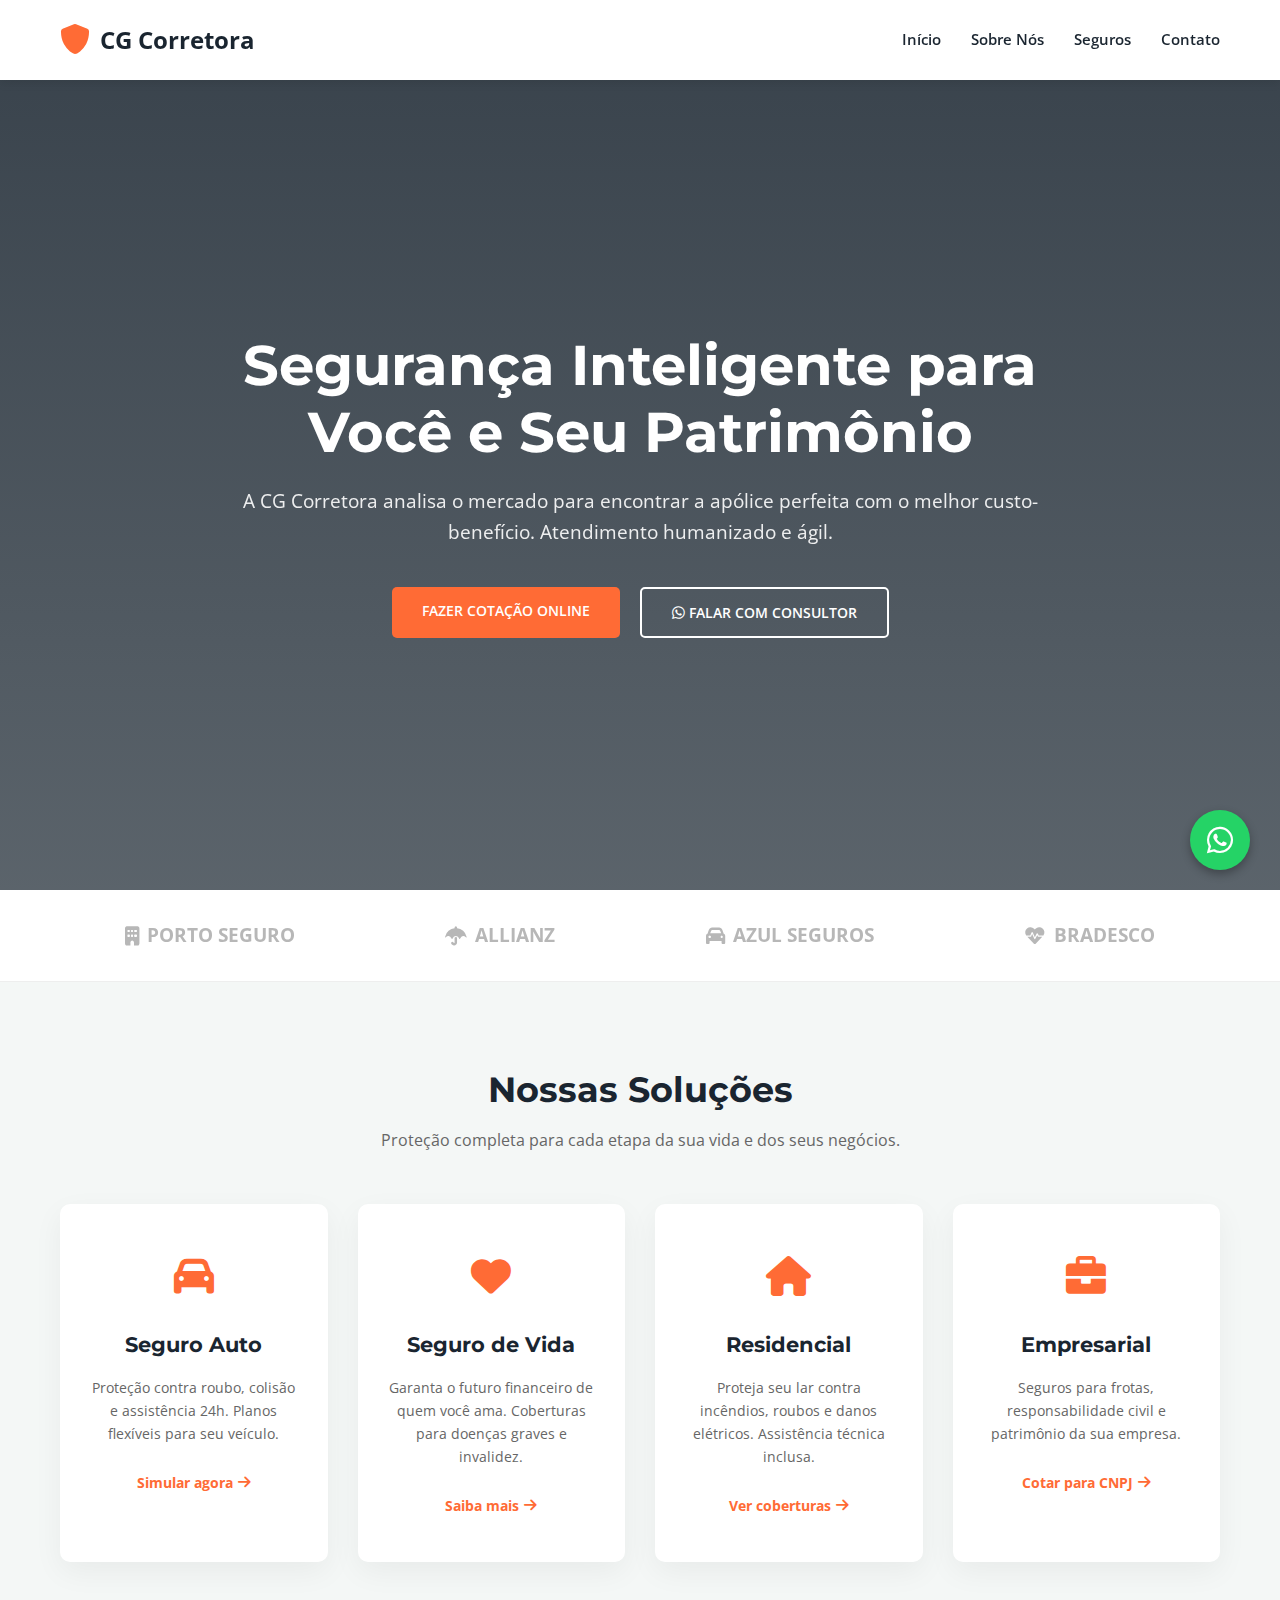
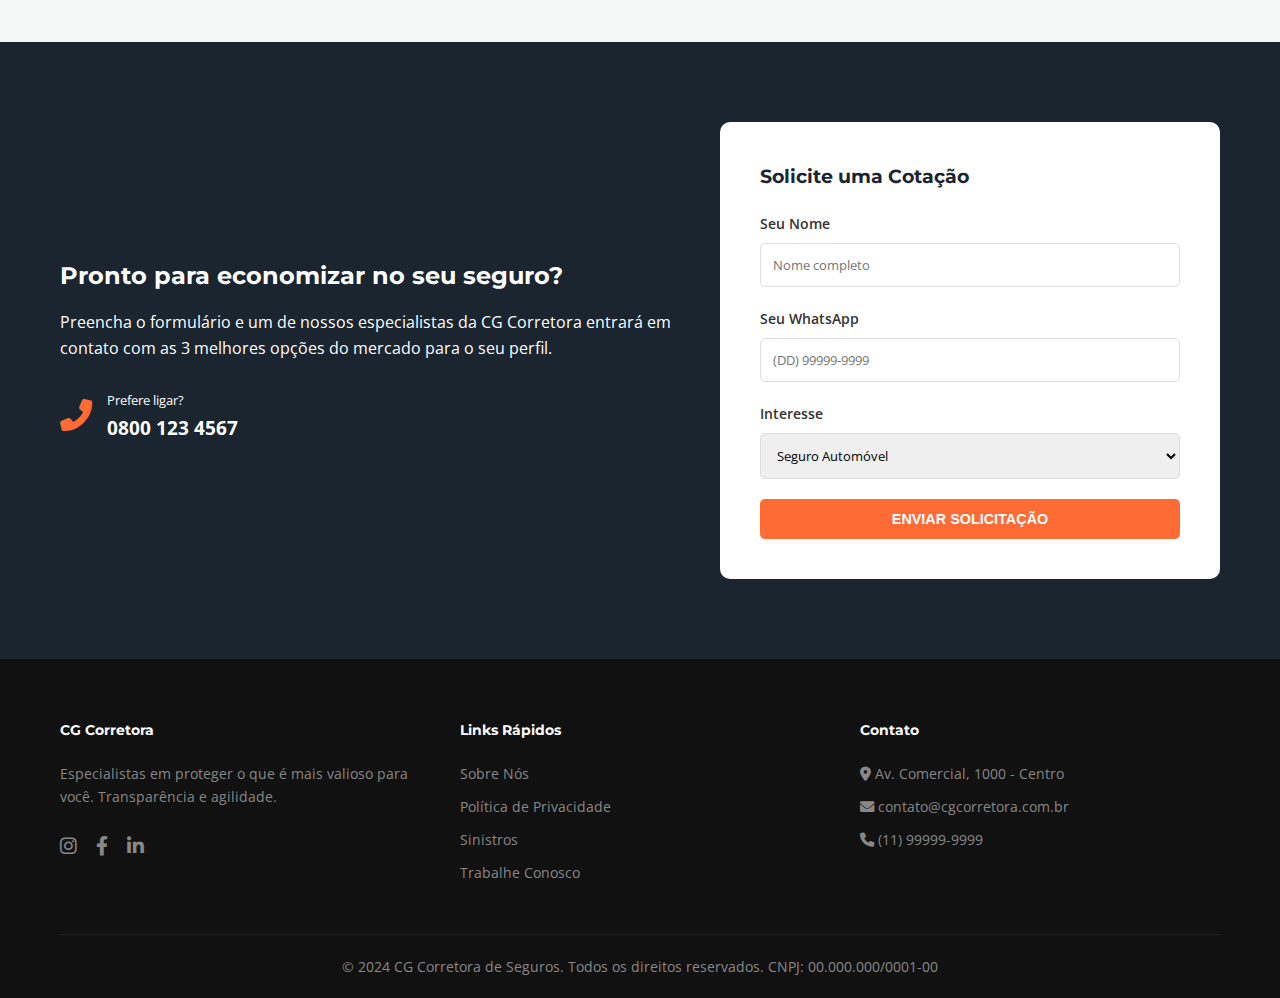
<file: !DOCTYPE .html>
<!DOCTYPE html>
<html lang="pt-br">
<head>
    <meta charset="UTF-8">
    <meta name="viewport" content="width=device-width, initial-scale=1.0">
    <title>CG Corretora de Seguros | Proteção e Confiança</title>
    <link href="https://fonts.googleapis.com/css2?family=Montserrat:wght@400;600;700&family=Open+Sans:wght@400;600&display=swap" rel="stylesheet">
    <link rel="stylesheet" href="https://cdnjs.cloudflare.com/ajax/libs/font-awesome/6.0.0/css/all.min.css">
    
    <style>
        /* --- VARIÁVEIS DE DESIGN --- */
        :root {
            --primary-color: #1a2530; /* Cinza Chumbo/Azul Profundo - Confiança */
            --secondary-color: #ff6b35; /* Laranja Vibrante - Ação/Venda */
            --accent-color: #f4f7f6; /* Cinza muito claro - Fundo */
            --text-dark: #333333;
            --text-light: #ffffff;
            --success: #25d366; /* Cor do WhatsApp */
            --transition: all 0.3s ease;
        }

        /* --- RESET --- */
        * { margin: 0; padding: 0; box-sizing: border-box; }
        body { font-family: 'Open Sans', sans-serif; line-height: 1.6; color: var(--text-dark); background-color: var(--accent-color); }
        h1, h2, h3, h4 { font-family: 'Montserrat', sans-serif; font-weight: 700; color: var(--primary-color); }
        a { text-decoration: none; color: inherit; }
        ul { list-style: none; }
        img { max-width: 100%; display: block; }

        /* --- COMPONENTES --- */
        .container { max-width: 1200px; margin: 0 auto; padding: 0 20px; }
        .btn {
            display: inline-block;
            padding: 12px 30px;
            border-radius: 5px;
            font-weight: 600;
            text-transform: uppercase;
            font-size: 0.9rem;
            cursor: pointer;
            transition: var(--transition);
            border: none;
        }
        .btn-primary { background-color: var(--secondary-color); color: var(--text-light); }
        .btn-primary:hover { background-color: #e55a2b; transform: translateY(-2px); box-shadow: 0 5px 15px rgba(255,107,53,0.3); }
        .btn-outline { border: 2px solid var(--text-light); color: var(--text-light); }
        .btn-outline:hover { background-color: var(--text-light); color: var(--primary-color); }
        
        .section-title { text-align: center; margin-bottom: 50px; }
        .section-title h2 { font-size: 2.2rem; margin-bottom: 10px; }
        .section-title p { color: #666; max-width: 600px; margin: 0 auto; }

        /* --- HEADER --- */
        header { background-color: var(--text-light); box-shadow: 0 2px 10px rgba(0,0,0,0.1); position: sticky; top: 0; z-index: 1000; }
        .nav-container { display: flex; justify-content: space-between; align-items: center; height: 80px; }
        .logo { font-size: 1.5rem; font-weight: 700; color: var(--primary-color); display: flex; align-items: center; gap: 10px; }
        .logo span { color: var(--secondary-color); }
        .nav-links { display: flex; gap: 30px; }
        .nav-links a { font-weight: 600; color: var(--primary-color); font-size: 0.95rem; }
        .nav-links a:hover { color: var(--secondary-color); }
        .mobile-menu-btn { display: none; font-size: 1.5rem; color: var(--primary-color); }

        /* --- HERO SECTION --- */
        .hero {
            background: linear-gradient(rgba(26, 37, 48, 0.85), rgba(26, 37, 48, 0.7)), url('https://images.unsplash.com/photo-1450101499163-c8848c66ca85?ixlib=rb-1.2.1&auto=format&fit=crop&w=1950&q=80');
            background-size: cover;
            background-position: center;
            height: 90vh; /* Altura quase total */
            display: flex;
            align-items: center;
            text-align: center;
            color: var(--text-light);
        }
        .hero-content h1 { font-size: 3.5rem; margin-bottom: 20px; color: var(--text-light); line-height: 1.2; }
        .hero-content p { font-size: 1.2rem; margin-bottom: 40px; max-width: 800px; margin-left: auto; margin-right: auto; opacity: 0.9; }
        .hero-buttons { display: flex; gap: 20px; justify-content: center; flex-wrap: wrap; }

        /* --- PARTNERS/TRUST BAR --- */
        .trust-bar { background-color: #fff; padding: 30px 0; border-bottom: 1px solid #eee; }
        .trust-grid { display: flex; justify-content: space-around; flex-wrap: wrap; gap: 20px; opacity: 0.6; grayscale: 100%; filter: grayscale(100%); }
        .trust-item { font-weight: 700; font-size: 1.2rem; color: #888; display: flex; align-items: center; gap: 8px; }

        /* --- SERVICES CARDS --- */
        .services { padding: 80px 0; }
        .services-grid { display: grid; grid-template-columns: repeat(auto-fit, minmax(250px, 1fr)); gap: 30px; }
        .service-card {
            background: #fff;
            padding: 40px 30px;
            border-radius: 10px;
            box-shadow: 0 10px 30px rgba(0,0,0,0.05);
            transition: var(--transition);
            text-align: center;
            border-bottom: 3px solid transparent;
        }
        .service-card:hover { transform: translateY(-10px); border-bottom: 3px solid var(--secondary-color); }
        .service-icon { font-size: 2.5rem; color: var(--secondary-color); margin-bottom: 20px; }
        .service-card h3 { margin-bottom: 15px; font-size: 1.3rem; }
        .service-card p { font-size: 0.9rem; color: #666; margin-bottom: 25px; }
        .card-link { color: var(--secondary-color); font-weight: 700; font-size: 0.9rem; display: inline-flex; align-items: center; gap: 5px; }

        /* --- LEAD SECTION (CTA) --- */
        .cta-section { background-color: var(--primary-color); padding: 80px 0; color: white; display: flex; align-items: center; }
        .cta-container { display: flex; justify-content: space-between; align-items: center; flex-wrap: wrap; gap: 40px; }
        .cta-text { flex: 1; min-width: 300px; }
        .cta-text h2 { color: white; margin-bottom: 15px; }
        .cta-form { flex: 1; background: white; padding: 40px; border-radius: 10px; min-width: 300px; max-width: 500px; }
        .form-group { margin-bottom: 20px; }
        .form-group label { display: block; font-size: 0.9rem; font-weight: 600; margin-bottom: 8px; color: var(--text-dark); }
        .form-control { width: 100%; padding: 12px; border: 1px solid #ddd; border-radius: 5px; font-family: inherit; }
        .form-control:focus { outline: none; border-color: var(--secondary-color); }
        
        /* --- FOOTER --- */
        footer { background-color: #111; color: #888; padding: 60px 0 20px; font-size: 0.9rem; }
        .footer-grid { display: grid; grid-template-columns: repeat(auto-fit, minmax(200px, 1fr)); gap: 40px; margin-bottom: 40px; }
        .footer-col h4 { color: white; margin-bottom: 20px; }
        .footer-col ul li { margin-bottom: 10px; }
        .footer-col ul li a:hover { color: var(--secondary-color); }
        .social-icons a { margin-right: 15px; font-size: 1.2rem; transition: 0.3s; }
        .social-icons a:hover { color: var(--secondary-color); }
        .copyright { text-align: center; border-top: 1px solid #222; padding-top: 20px; }

        /* --- FLOATING WHATSAPP --- */
        .whatsapp-float {
            position: fixed;
            bottom: 30px;
            right: 30px;
            background-color: var(--success);
            color: white;
            width: 60px;
            height: 60px;
            border-radius: 50%;
            display: flex;
            align-items: center;
            justify-content: center;
            font-size: 30px;
            box-shadow: 0 4px 10px rgba(0,0,0,0.3);
            z-index: 2000;
            transition: var(--transition);
        }
        .whatsapp-float:hover { transform: scale(1.1); background-color: #1ebd57; }

        /* --- RESPONSIVIDADE --- */
        @media (max-width: 768px) {
            .nav-links { display: none; } /* Simplificado para demo, em prod usaria JS para toggle */
            .mobile-menu-btn { display: block; }
            .hero-content h1 { font-size: 2.2rem; }
            .hero { height: auto; padding: 100px 0; }
        }
    </style>
</head>
<body>

    <header>
        <div class="container nav-container">
            <a href="#" class="logo">
                <i class="fas fa-shield-alt fa-lg" style="color: var(--secondary-color);"></i>
                CG Corretora
            </a>
            <nav>
                <ul class="nav-links">
                    <li><a href="#home">Início</a></li>
                    <li><a href="#sobre">Sobre Nós</a></li>
                    <li><a href="#seguros">Seguros</a></li>
                    <li><a href="#contato">Contato</a></li>
                </ul>
            </nav>
            <div class="mobile-menu-btn">
                <i class="fas fa-bars"></i>
            </div>
        </div>
    </header>

    <section class="hero" id="home">
        <div class="container hero-content">
            <h1>Segurança Inteligente para<br>Você e Seu Patrimônio</h1>
            <p>A CG Corretora analisa o mercado para encontrar a apólice perfeita com o melhor custo-benefício. Atendimento humanizado e ágil.</p>
            <div class="hero-buttons">
                <a href="#cotacao" class="btn btn-primary">Fazer Cotação Online</a>
                <a href="#" class="btn btn-outline"><i class="fab fa-whatsapp"></i> Falar com Consultor</a>
            </div>
        </div>
    </section>

    <div class="trust-bar">
        <div class="container trust-grid">
            <div class="trust-item"><i class="fas fa-building"></i> PORTO SEGURO</div>
            <div class="trust-item"><i class="fas fa-umbrella"></i> ALLIANZ</div>
            <div class="trust-item"><i class="fas fa-car"></i> AZUL SEGUROS</div>
            <div class="trust-item"><i class="fas fa-heartbeat"></i> BRADESCO</div>
        </div>
    </div>

    <section class="services" id="seguros">
        <div class="container">
            <div class="section-title">
                <h2>Nossas Soluções</h2>
                <p>Proteção completa para cada etapa da sua vida e dos seus negócios.</p>
            </div>
            
            <div class="services-grid">
                <div class="service-card">
                    <div class="service-icon"><i class="fas fa-car"></i></div>
                    <h3>Seguro Auto</h3>
                    <p>Proteção contra roubo, colisão e assistência 24h. Planos flexíveis para seu veículo.</p>
                    <a href="#" class="card-link">Simular agora <i class="fas fa-arrow-right"></i></a>
                </div>
                <div class="service-card">
                    <div class="service-icon"><i class="fas fa-heart"></i></div>
                    <h3>Seguro de Vida</h3>
                    <p>Garanta o futuro financeiro de quem você ama. Coberturas para doenças graves e invalidez.</p>
                    <a href="#" class="card-link">Saiba mais <i class="fas fa-arrow-right"></i></a>
                </div>
                <div class="service-card">
                    <div class="service-icon"><i class="fas fa-home"></i></div>
                    <h3>Residencial</h3>
                    <p>Proteja seu lar contra incêndios, roubos e danos elétricos. Assistência técnica inclusa.</p>
                    <a href="#" class="card-link">Ver coberturas <i class="fas fa-arrow-right"></i></a>
                </div>
                <div class="service-card">
                    <div class="service-icon"><i class="fas fa-briefcase"></i></div>
                    <h3>Empresarial</h3>
                    <p>Seguros para frotas, responsabilidade civil e patrimônio da sua empresa.</p>
                    <a href="#" class="card-link">Cotar para CNPJ <i class="fas fa-arrow-right"></i></a>
                </div>
            </div>
        </div>
    </section>

    <section class="cta-section" id="cotacao">
        <div class="container cta-container">
            <div class="cta-text">
                <h2>Pronto para economizar no seu seguro?</h2>
                <p>Preencha o formulário e um de nossos especialistas da CG Corretora entrará em contato com as 3 melhores opções do mercado para o seu perfil.</p>
                <br>
                <div style="display: flex; align-items: center; gap: 15px;">
                    <i class="fas fa-phone-alt fa-2x" style="color: var(--secondary-color);"></i>
                    <div>
                        <small>Prefere ligar?</small>
                        <div style="font-size: 1.2rem; font-weight: 700;">0800 123 4567</div>
                    </div>
                </div>
            </div>

            <div class="cta-form">
                <h3 style="color: var(--primary-color); margin-bottom: 20px;">Solicite uma Cotação</h3>
                <form>
                    <div class="form-group">
                        <label>Seu Nome</label>
                        <input type="text" class="form-control" placeholder="Nome completo">
                    </div>
                    <div class="form-group">
                        <label>Seu WhatsApp</label>
                        <input type="tel" class="form-control" placeholder="(DD) 99999-9999">
                    </div>
                    <div class="form-group">
                        <label>Interesse</label>
                        <select class="form-control">
                            <option>Seguro Automóvel</option>
                            <option>Seguro de Vida</option>
                            <option>Seguro Residencial</option>
                            <option>Plano de Saúde</option>
                        </select>
                    </div>
                    <button type="button" class="btn btn-primary" style="width: 100%;">Enviar Solicitação</button>
                </form>
            </div>
        </div>
    </section>

    <footer>
        <div class="container">
            <div class="footer-grid">
                <div class="footer-col">
                    <h4>CG Corretora</h4>
                    <p>Especialistas em proteger o que é mais valioso para você. Transparência e agilidade.</p>
                    <br>
                    <div class="social-icons">
                        <a href="#"><i class="fab fa-instagram"></i></a>
                        <a href="#"><i class="fab fa-facebook-f"></i></a>
                        <a href="#"><i class="fab fa-linkedin-in"></i></a>
                    </div>
                </div>
                <div class="footer-col">
                    <h4>Links Rápidos</h4>
                    <ul>
                        <li><a href="#">Sobre Nós</a></li>
                        <li><a href="#">Política de Privacidade</a></li>
                        <li><a href="#">Sinistros</a></li>
                        <li><a href="#">Trabalhe Conosco</a></li>
                    </ul>
                </div>
                <div class="footer-col">
                    <h4>Contato</h4>
                    <ul>
                        <li><i class="fas fa-map-marker-alt"></i> Av. Comercial, 1000 - Centro</li>
                        <li><i class="fas fa-envelope"></i> contato@cgcorretora.com.br</li>
                        <li><i class="fas fa-phone"></i> (11) 99999-9999</li>
                    </ul>
                </div>
            </div>
            <div class="copyright">
                <p>&copy; 2024 CG Corretora de Seguros. Todos os direitos reservados. CNPJ: 00.000.000/0001-00</p>
            </div>
        </div>
    </footer>

    <a href="#" class="whatsapp-float">
        <i class="fab fa-whatsapp"></i>
    </a>

</body>
</html>
</file>
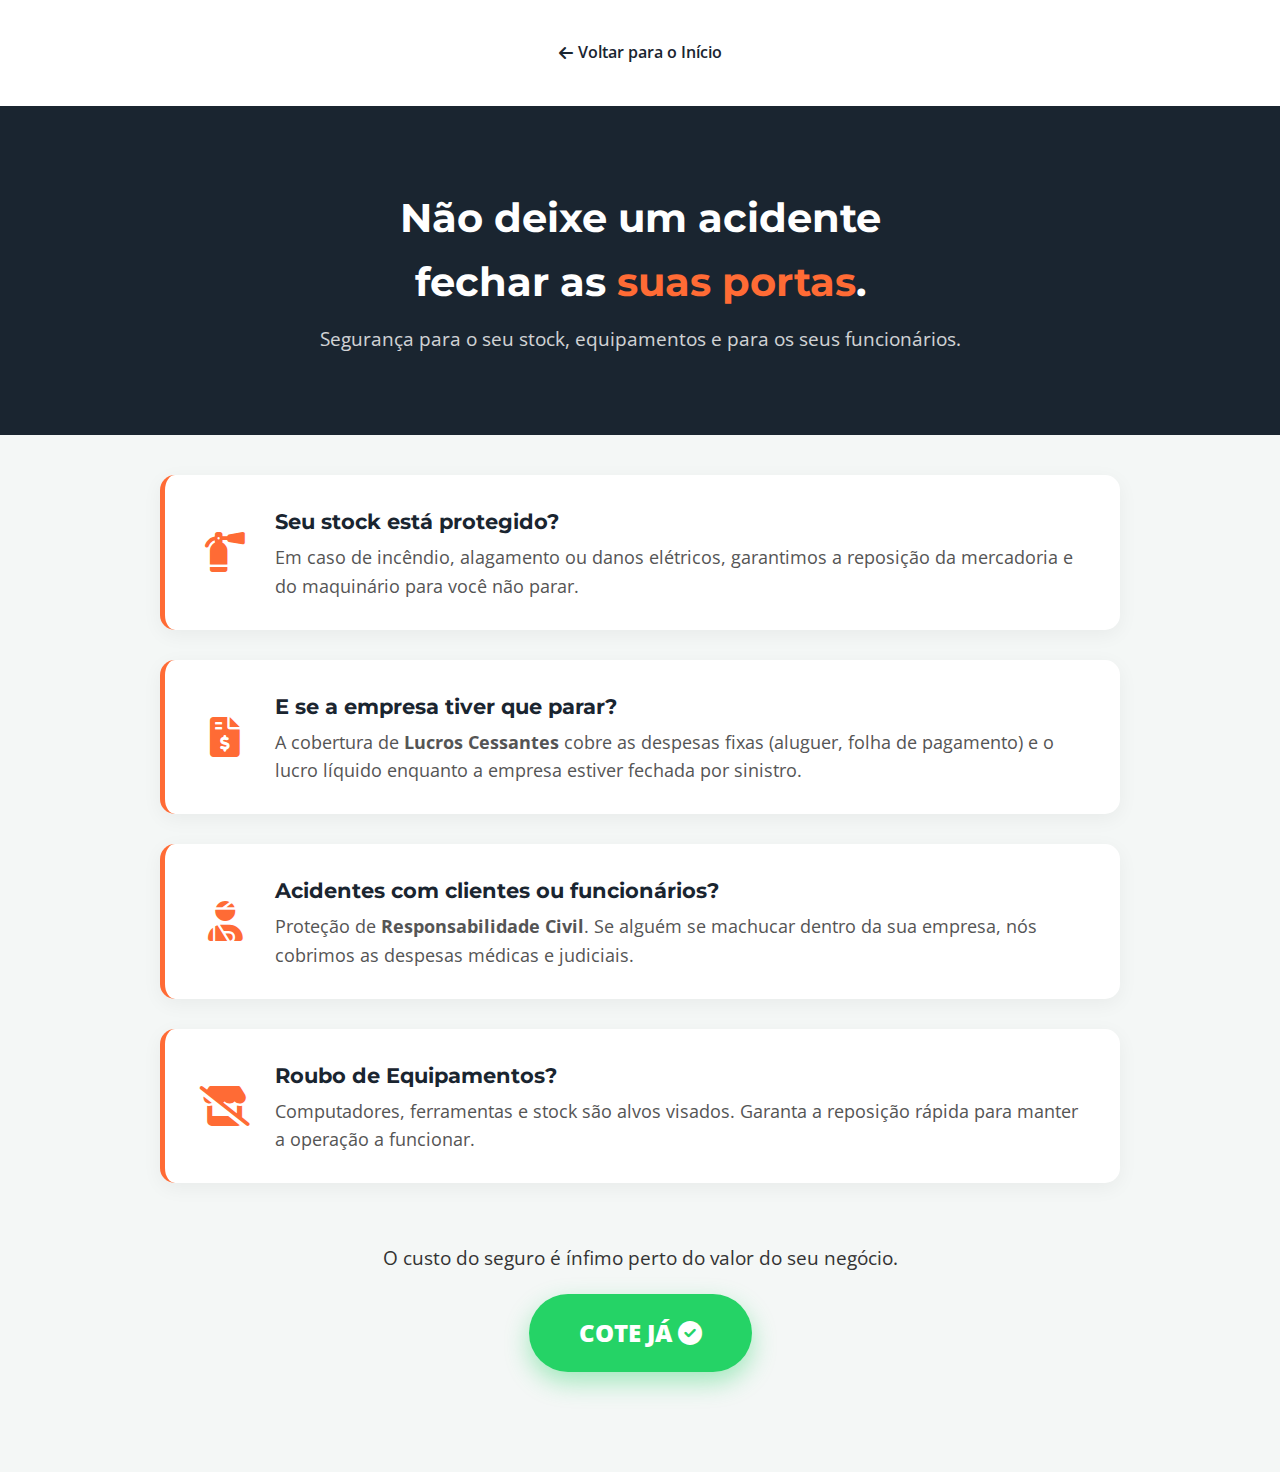
<file: seguro-empresarial.html>
<!DOCTYPE html>
<html lang="pt-br">
<head>
    <meta charset="UTF-8">
    <meta name="viewport" content="width=device-width, initial-scale=1.0">
    <title>Seguro Empresarial | CG Corretora</title>
    <link rel="icon" type="image/svg+xml" href="data:image/svg+xml,<svg xmlns=%22http://www.w3.org/2000/svg%22 viewBox=%220 0 100 100%22><path d=%22M50 0L95 25V75L50 100L5 75V25L50 0Z%22 fill=%22%231a2530%22/><path d=%22M50 12L85 32V68L50 88L15 68V32L50 12Z%22 fill=%22%23ff6b35%22/><text x=%2250%22 y=%2262%22 font-family=%22sans-serif%22 font-weight=%22800%22 font-size=%2238%22 text-anchor=%22middle%22 fill=%22white%22>CG</text></svg>">
    <link href="https://fonts.googleapis.com/css2?family=Montserrat:wght@400;600;700;800&family=Open+Sans:wght@400;600&display=swap" rel="stylesheet">
    <link rel="stylesheet" href="https://cdnjs.cloudflare.com/ajax/libs/font-awesome/6.0.0/css/all.min.css">
    <style>
        :root { --primary-color: #1a2530; --secondary-color: #ff6b35; --accent-color: #f4f7f6; --text-dark: #333333; --success: #25d366; }
        * { margin: 0; padding: 0; box-sizing: border-box; }
        body { font-family: 'Open Sans', sans-serif; background-color: var(--accent-color); color: var(--text-dark); line-height: 1.6; }
        .container { max-width: 1000px; margin: 0 auto; padding: 20px; }
        header { background: white; padding: 20px 0; text-align: center; box-shadow: 0 2px 10px rgba(0,0,0,0.05); }
        .back-link { text-decoration: none; color: var(--primary-color); font-weight: 600; display: inline-flex; align-items: center; gap: 5px; }
        .page-hero { text-align: center; padding: 60px 20px; background: var(--primary-color); color: white; }
        .page-hero h1 { font-family: 'Montserrat', sans-serif; font-size: 2.5rem; margin-bottom: 10px; }
        .page-hero span { color: var(--secondary-color); }
        .script-section { padding: 40px 20px; }
        .script-card { background: white; margin-bottom: 30px; padding: 30px; border-radius: 15px; box-shadow: 0 5px 20px rgba(0,0,0,0.05); display: flex; align-items: center; gap: 20px; border-left: 5px solid var(--secondary-color); transition: transform 0.3s; }
        .script-card:hover { transform: translateY(-5px); }
        .icon-box { font-size: 2.5rem; color: var(--secondary-color); min-width: 60px; text-align: center; }
        .content-box h3 { font-family: 'Montserrat', sans-serif; font-size: 1.3rem; margin-bottom: 5px; color: var(--primary-color); }
        .content-box p { font-size: 1.1rem; color: #555; }
        .cta-box { text-align: center; margin: 60px 0; }
        .btn-big { background-color: var(--success); color: white; padding: 20px 50px; font-size: 1.5rem; font-weight: 800; text-decoration: none; border-radius: 50px; box-shadow: 0 10px 25px rgba(37, 211, 102, 0.4); transition: 0.3s; display: inline-block; }
        .btn-big:hover { transform: scale(1.05); background-color: #1ebd57; }
        @media (max-width: 768px) { .script-card { flex-direction: column; text-align: center; border-left: none; border-top: 5px solid var(--secondary-color); } .page-hero h1 { font-size: 1.8rem; } }
    </style>
</head>
<body>
    <header><div class="container"><a href="index.html" class="back-link"><i class="fas fa-arrow-left"></i> Voltar para o Início</a></div></header>
    <div class="page-hero"><div class="container"><h1>Não deixe um acidente<br>fechar as <span>suas portas</span>.</h1><p style="opacity: 0.8; font-size: 1.2rem; margin-top: 10px;">Segurança para o seu stock, equipamentos e para os seus funcionários.</p></div></div>
    <div class="container script-section">
        <div class="script-card"><div class="icon-box"><i class="fas fa-fire-extinguisher"></i></div><div class="content-box"><h3>Seu stock está protegido?</h3><p>Em caso de incêndio, alagamento ou danos elétricos, garantimos a reposição da mercadoria e do maquinário para você não parar.</p></div></div>
        <div class="script-card"><div class="icon-box"><i class="fas fa-file-invoice-dollar"></i></div><div class="content-box"><h3>E se a empresa tiver que parar?</h3><p>A cobertura de <strong>Lucros Cessantes</strong> cobre as despesas fixas (aluguer, folha de pagamento) e o lucro líquido enquanto a empresa estiver fechada por sinistro.</p></div></div>
        <div class="script-card"><div class="icon-box"><i class="fas fa-user-injured"></i></div><div class="content-box"><h3>Acidentes com clientes ou funcionários?</h3><p>Proteção de <strong>Responsabilidade Civil</strong>. Se alguém se machucar dentro da sua empresa, nós cobrimos as despesas médicas e judiciais.</p></div></div>
        <div class="script-card"><div class="icon-box"><i class="fas fa-store-slash"></i></div><div class="content-box"><h3>Roubo de Equipamentos?</h3><p>Computadores, ferramentas e stock são alvos visados. Garanta a reposição rápida para manter a operação a funcionar.</p></div></div>
        <div class="cta-box"><p style="margin-bottom: 20px; font-size: 1.2rem;">O custo do seguro é ínfimo perto do valor do seu negócio.</p><a href="index.html#cotacao" class="btn-big">COTE JÁ <i class="fas fa-check-circle"></i></a></div>
    </div>
</body>
</html>
</file>
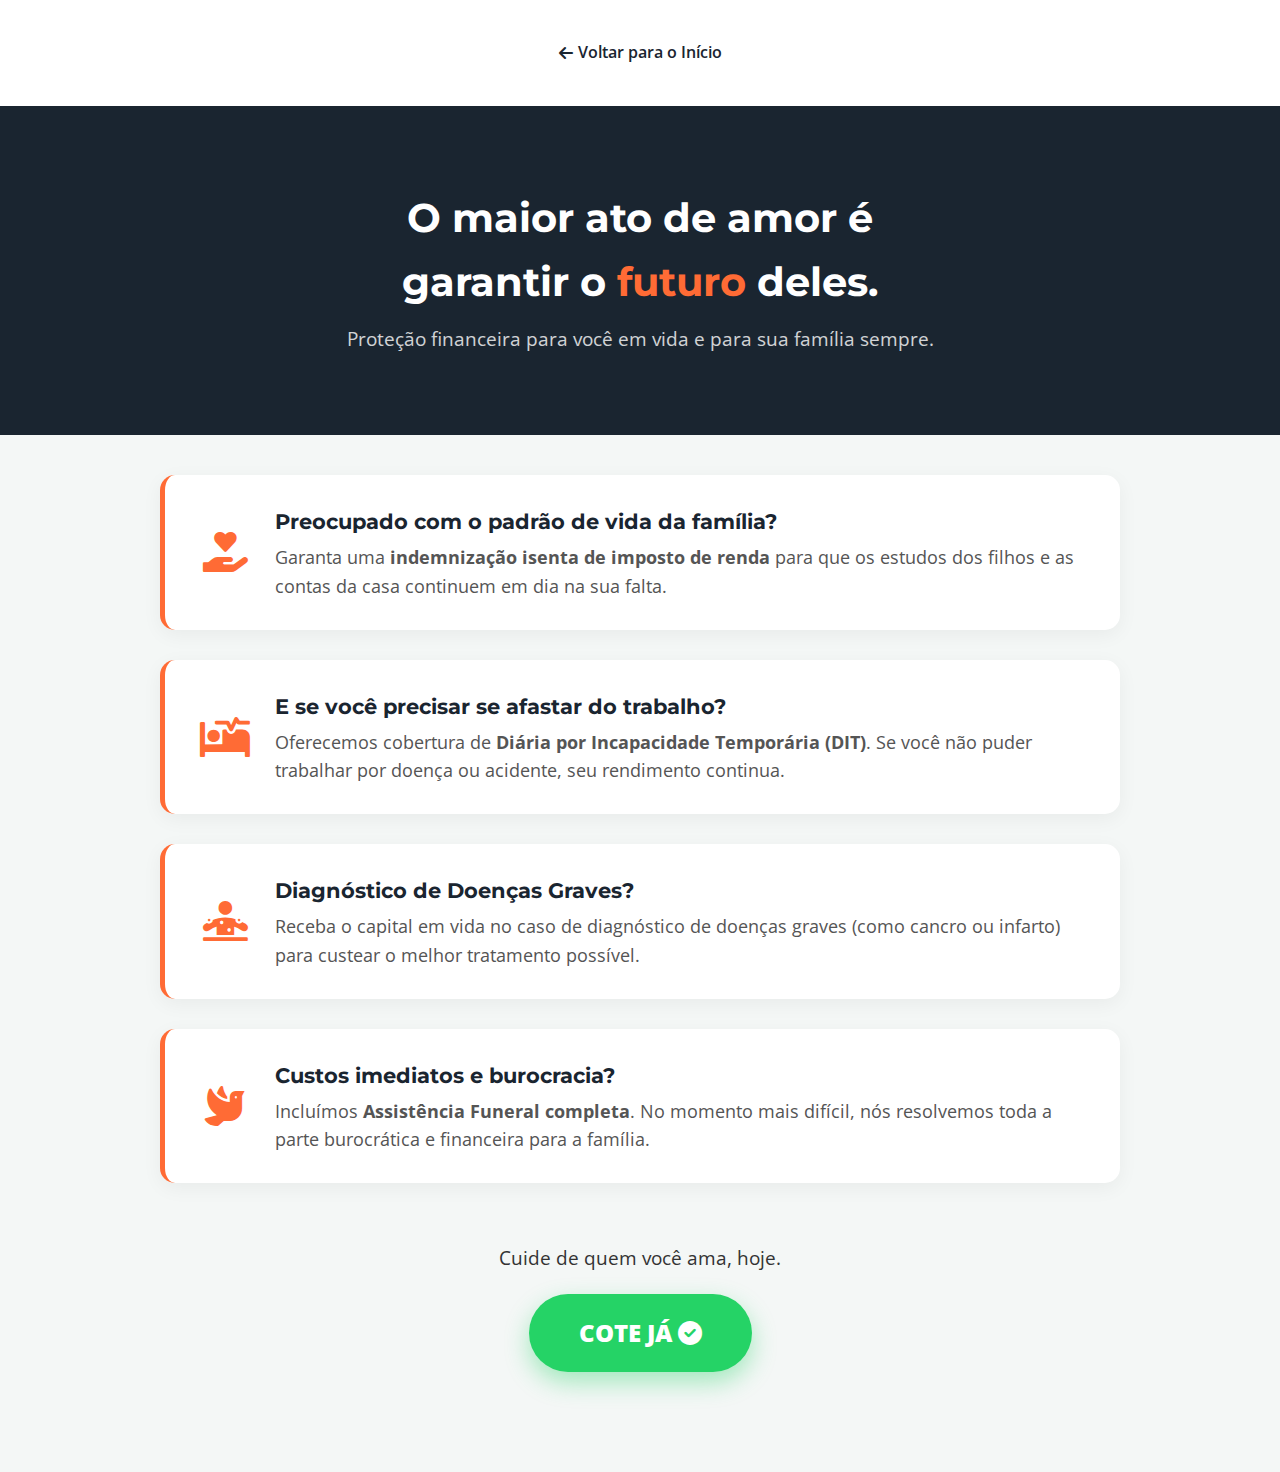
<file: seguro-vida.html>
<!DOCTYPE html>
<html lang="pt-br">
<head>
    <meta charset="UTF-8">
    <meta name="viewport" content="width=device-width, initial-scale=1.0">
    <title>Seguro de Vida | CG Corretora</title>
    <link rel="icon" type="image/svg+xml" href="data:image/svg+xml,<svg xmlns=%22http://www.w3.org/2000/svg%22 viewBox=%220 0 100 100%22><path d=%22M50 0L95 25V75L50 100L5 75V25L50 0Z%22 fill=%22%231a2530%22/><path d=%22M50 12L85 32V68L50 88L15 68V32L50 12Z%22 fill=%22%23ff6b35%22/><text x=%2250%22 y=%2262%22 font-family=%22sans-serif%22 font-weight=%22800%22 font-size=%2238%22 text-anchor=%22middle%22 fill=%22white%22>CG</text></svg>">
    <link href="https://fonts.googleapis.com/css2?family=Montserrat:wght@400;600;700;800&family=Open+Sans:wght@400;600&display=swap" rel="stylesheet">
    <link rel="stylesheet" href="https://cdnjs.cloudflare.com/ajax/libs/font-awesome/6.0.0/css/all.min.css">
    <style>
        :root { --primary-color: #1a2530; --secondary-color: #ff6b35; --accent-color: #f4f7f6; --text-dark: #333333; --success: #25d366; }
        * { margin: 0; padding: 0; box-sizing: border-box; }
        body { font-family: 'Open Sans', sans-serif; background-color: var(--accent-color); color: var(--text-dark); line-height: 1.6; }
        .container { max-width: 1000px; margin: 0 auto; padding: 20px; }
        header { background: white; padding: 20px 0; text-align: center; box-shadow: 0 2px 10px rgba(0,0,0,0.05); }
        .back-link { text-decoration: none; color: var(--primary-color); font-weight: 600; display: inline-flex; align-items: center; gap: 5px; }
        .page-hero { text-align: center; padding: 60px 20px; background: var(--primary-color); color: white; }
        .page-hero h1 { font-family: 'Montserrat', sans-serif; font-size: 2.5rem; margin-bottom: 10px; }
        .page-hero span { color: var(--secondary-color); }
        .script-section { padding: 40px 20px; }
        .script-card { background: white; margin-bottom: 30px; padding: 30px; border-radius: 15px; box-shadow: 0 5px 20px rgba(0,0,0,0.05); display: flex; align-items: center; gap: 20px; border-left: 5px solid var(--secondary-color); transition: transform 0.3s; }
        .script-card:hover { transform: translateY(-5px); }
        .icon-box { font-size: 2.5rem; color: var(--secondary-color); min-width: 60px; text-align: center; }
        .content-box h3 { font-family: 'Montserrat', sans-serif; font-size: 1.3rem; margin-bottom: 5px; color: var(--primary-color); }
        .content-box p { font-size: 1.1rem; color: #555; }
        .cta-box { text-align: center; margin: 60px 0; }
        .btn-big { background-color: var(--success); color: white; padding: 20px 50px; font-size: 1.5rem; font-weight: 800; text-decoration: none; border-radius: 50px; box-shadow: 0 10px 25px rgba(37, 211, 102, 0.4); transition: 0.3s; display: inline-block; }
        .btn-big:hover { transform: scale(1.05); background-color: #1ebd57; }
        @media (max-width: 768px) { .script-card { flex-direction: column; text-align: center; border-left: none; border-top: 5px solid var(--secondary-color); } .page-hero h1 { font-size: 1.8rem; } }
    </style>
</head>
<body>
    <header><div class="container"><a href="index.html" class="back-link"><i class="fas fa-arrow-left"></i> Voltar para o Início</a></div></header>
    <div class="page-hero"><div class="container"><h1>O maior ato de amor é<br>garantir o <span>futuro</span> deles.</h1><p style="opacity: 0.8; font-size: 1.2rem; margin-top: 10px;">Proteção financeira para você em vida e para sua família sempre.</p></div></div>
    <div class="container script-section">
        <div class="script-card"><div class="icon-box"><i class="fas fa-hand-holding-heart"></i></div><div class="content-box"><h3>Preocupado com o padrão de vida da família?</h3><p>Garanta uma <strong>indemnização isenta de imposto de renda</strong> para que os estudos dos filhos e as contas da casa continuem em dia na sua falta.</p></div></div>
        <div class="script-card"><div class="icon-box"><i class="fas fa-procedures"></i></div><div class="content-box"><h3>E se você precisar se afastar do trabalho?</h3><p>Oferecemos cobertura de <strong>Diária por Incapacidade Temporária (DIT)</strong>. Se você não puder trabalhar por doença ou acidente, seu rendimento continua.</p></div></div>
        <div class="script-card"><div class="icon-box"><i class="fas fa-diagnoses"></i></div><div class="content-box"><h3>Diagnóstico de Doenças Graves?</h3><p>Receba o capital em vida no caso de diagnóstico de doenças graves (como cancro ou infarto) para custear o melhor tratamento possível.</p></div></div>
        <div class="script-card"><div class="icon-box"><i class="fas fa-dove"></i></div><div class="content-box"><h3>Custos imediatos e burocracia?</h3><p>Incluímos <strong>Assistência Funeral completa</strong>. No momento mais difícil, nós resolvemos toda a parte burocrática e financeira para a família.</p></div></div>
        <div class="cta-box"><p style="margin-bottom: 20px; font-size: 1.2rem;">Cuide de quem você ama, hoje.</p><a href="index.html#cotacao" class="btn-big">COTE JÁ <i class="fas fa-check-circle"></i></a></div>
    </div>
</body>
</html>
</file>
